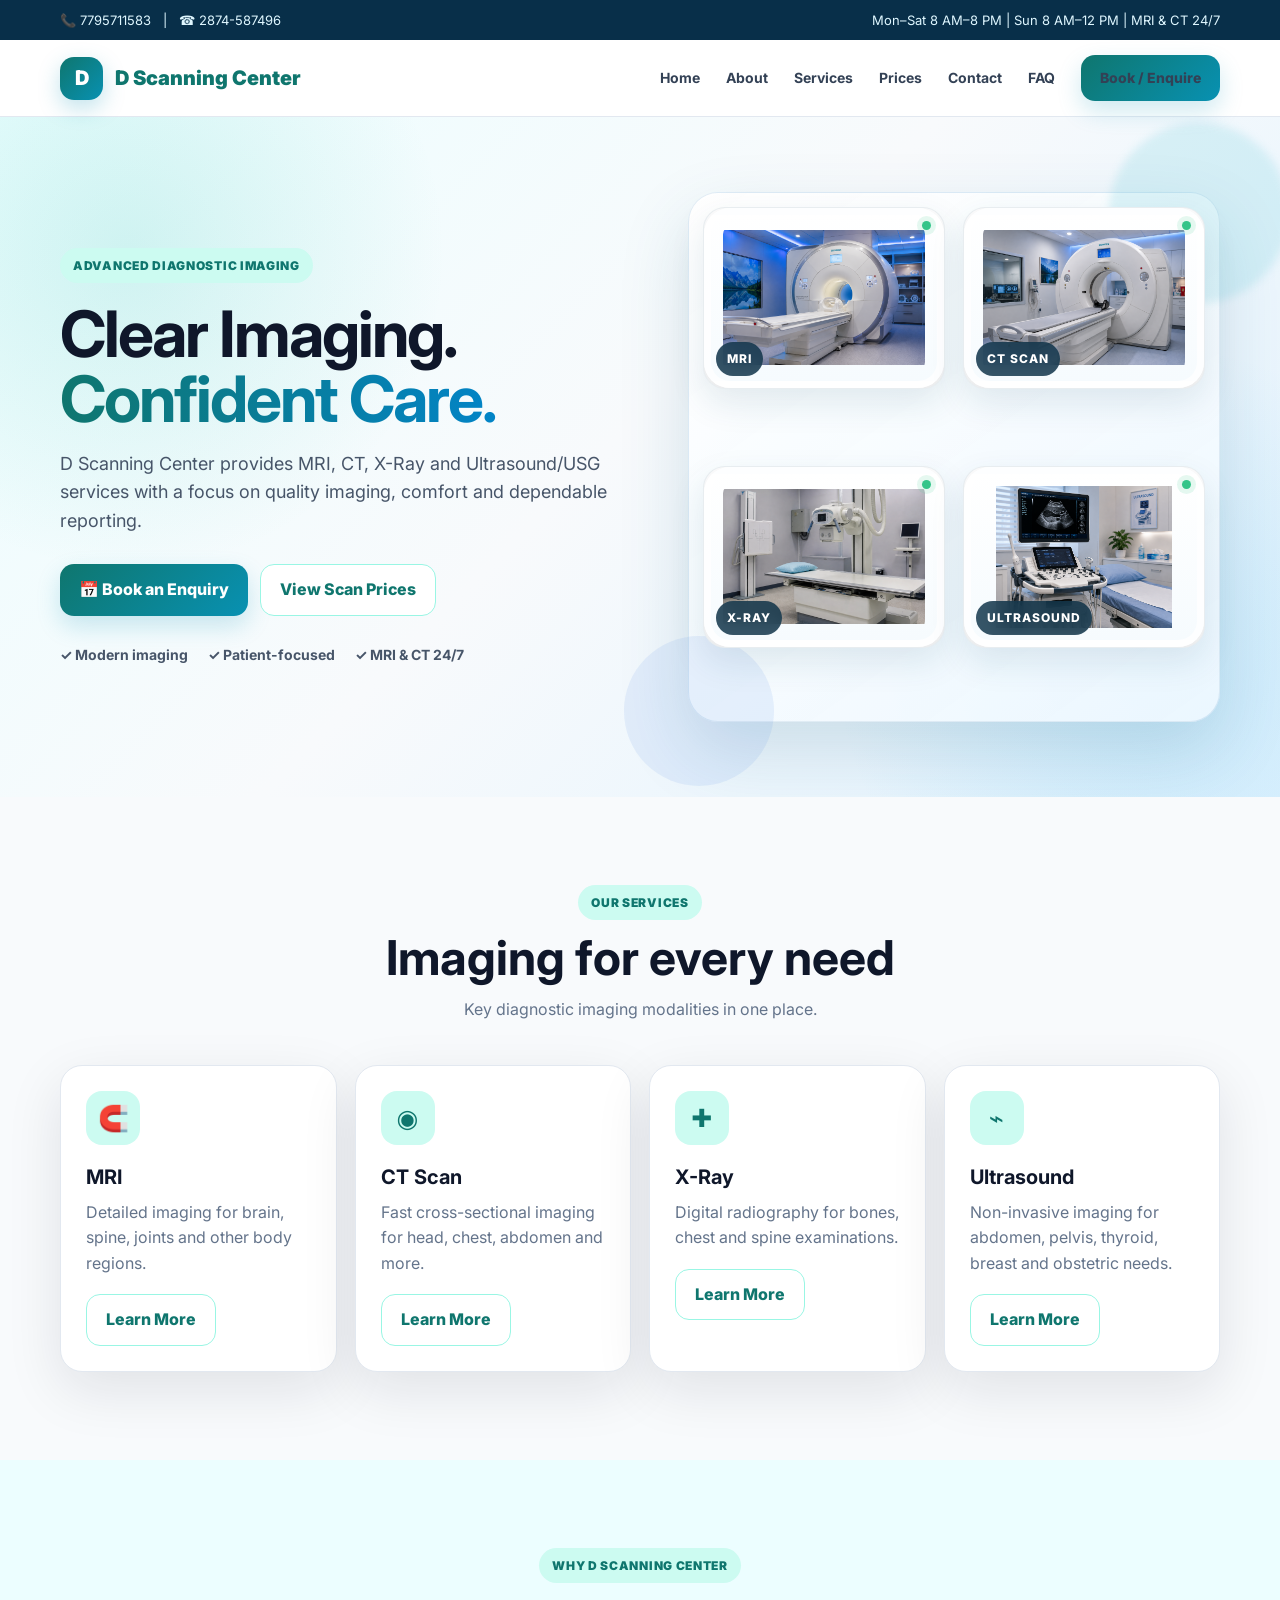
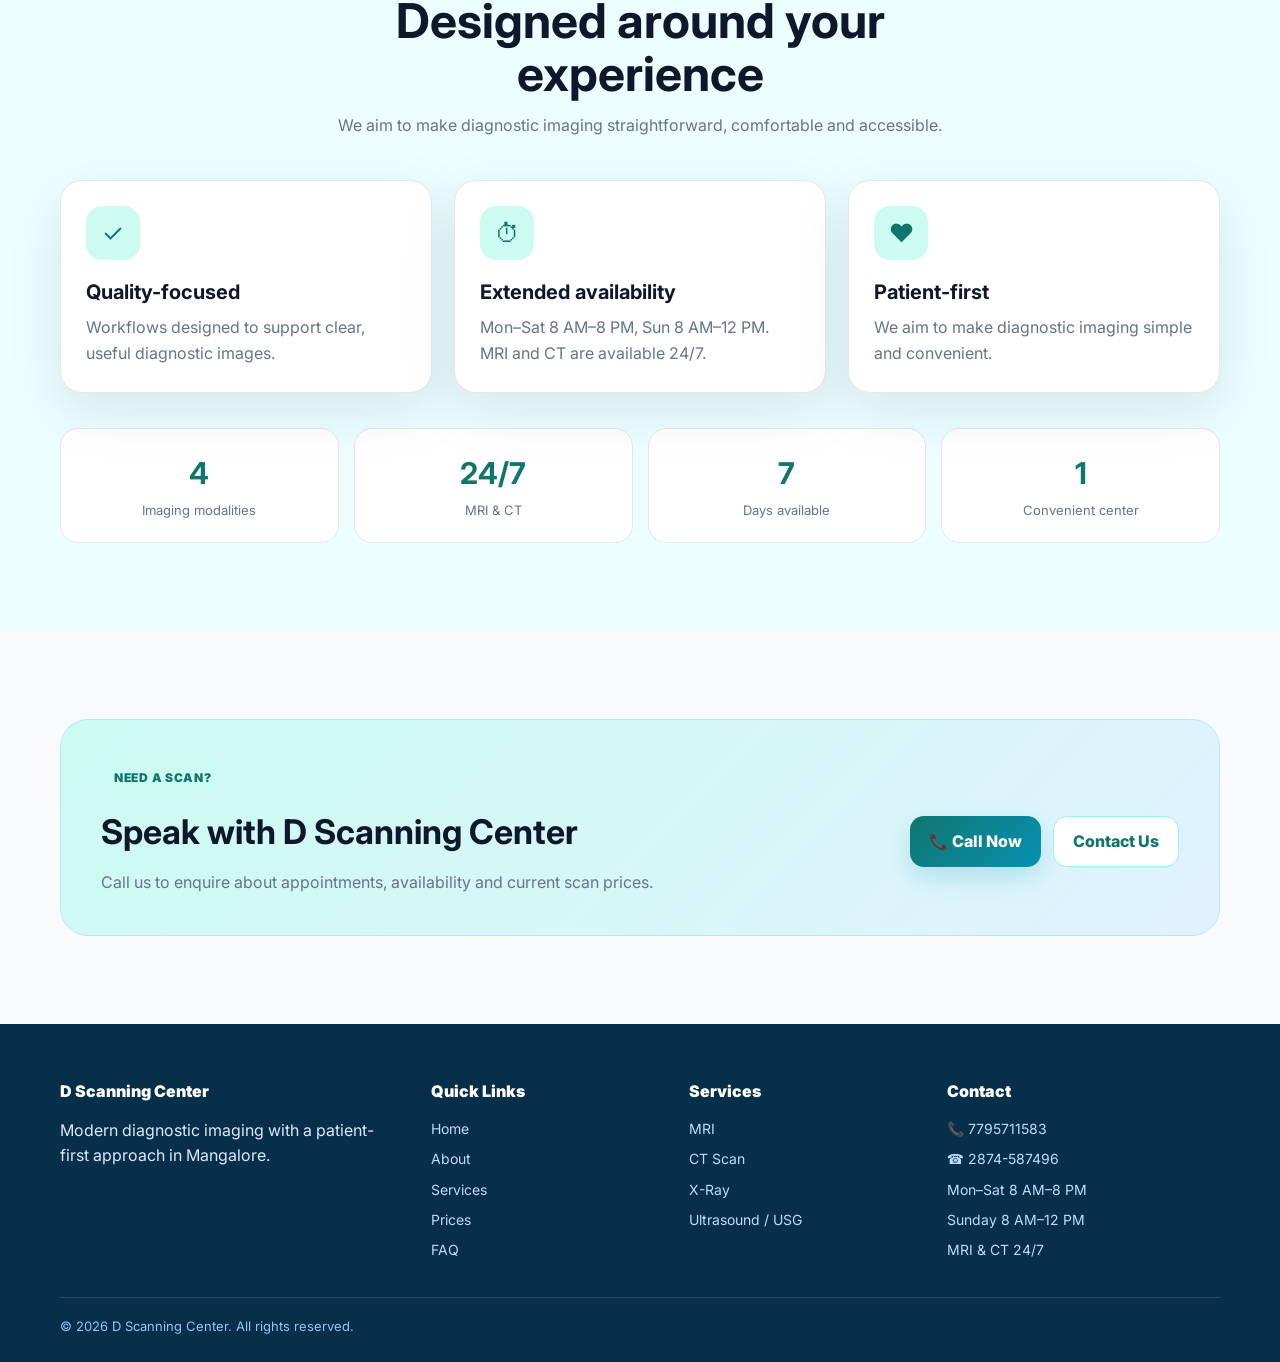
<file: D-Scanning-Center/index.html>
<!doctype html>
<html lang="en">
<head>
    <meta charset="utf-8">
    <meta name="viewport" content="width=device-width, initial-scale=1">

    <title>D Scanning Center | Mangalore</title>

    <meta
        name="description"
        content="D Scanning Center, Mangalore — MRI, CT, X-Ray and Ultrasound/USG diagnostic imaging."
    >

    <link rel="preconnect" href="https://fonts.googleapis.com">
    <link rel="preconnect" href="https://fonts.gstatic.com" crossorigin>

    <link
        href="https://fonts.googleapis.com/css2?family=Inter:wght@400;500;600;700;800;900&display=swap"
        rel="stylesheet"
    >

    <link rel="stylesheet" href="css/style.css">

<style>
/* ===== Updated 4-machine hero ===== */
.hero { overflow: hidden; }
.hero-grid { align-items: center; }
.hero-visual {
    position: relative;
    width: 100%;
    display: grid !important;
    grid-template-columns: repeat(2, minmax(0, 1fr));
    gap: 18px;
    padding: 14px;
    border-radius: 30px;
    background: linear-gradient(145deg, rgba(255,255,255,.92), rgba(239,248,255,.88));
    border: 1px solid rgba(80,145,190,.16);
    box-shadow: 0 28px 70px rgba(25, 91, 125, .16);
    isolation: isolate;
}
.hero-visual::before {
    content: '';
    position: absolute;
    width: 180px; height: 180px;
    right: -70px; top: -70px;
    border-radius: 50%;
    background: rgba(72, 190, 210, .16);
    filter: blur(4px);
    z-index: -1;
}
.hero-visual::after {
    content: '';
    position: absolute;
    width: 150px; height: 150px;
    left: -65px; bottom: -65px;
    border-radius: 50%;
    background: rgba(72, 125, 220, .10);
    z-index: -1;
}
.machine-card {
    position: relative;
    min-width: 0;
    aspect-ratio: 4 / 3;
    overflow: hidden;
    border-radius: 22px;
    background: #fff;
    border: 1px solid rgba(30, 80, 110, .10);
    box-shadow: 0 14px 35px rgba(22, 70, 100, .11);
    transition: transform .35s ease, box-shadow .35s ease;
}
.machine-card:hover {
    transform: translateY(-7px) scale(1.015);
    box-shadow: 0 22px 45px rgba(22, 70, 100, .18);
}
.machine-card img {
    display: block;
    width: 100%;
    height: 100%;
    object-fit: contain !important;
    object-position: center;
    padding: 12px;
    background: linear-gradient(180deg, #ffffff 0%, #f6fbfe 100%);
}
.machine-card .machine-label {
    position: absolute;
    left: 12px; bottom: 12px;
    padding: 7px 11px;
    border-radius: 999px;
    color: #fff;
    background: rgba(12, 48, 70, .82);
    backdrop-filter: blur(8px);
    font-size: 12px;
    font-weight: 800;
    letter-spacing: .08em;
    text-transform: uppercase;
}
.machine-card .machine-dot {
    position: absolute;
    top: 13px; right: 13px;
    width: 9px; height: 9px;
    border-radius: 50%;
    background: #35c58a;
    box-shadow: 0 0 0 5px rgba(53,197,138,.13);
}
.hero-visual .machine { position: static !important; }
@media (max-width: 900px) {
    .hero-grid { grid-template-columns: 1fr !important; }
    .hero-visual { margin-top: 18px; }
}
@media (max-width: 560px) {
    .hero-visual { gap: 10px; padding: 9px; border-radius: 22px; }
    .machine-card { border-radius: 16px; }
    .machine-card img { padding: 7px; }
    .machine-card .machine-label { left: 8px; bottom: 8px; padding: 5px 8px; font-size: 9px; }
    .machine-card .machine-dot { top: 10px; right: 10px; }
}
</style>

</head>

<body>

<!-- TOP BAR -->
<div class="topbar">
    <div class="container topbar-inner">
        <span>📞 7795711583 &nbsp; | &nbsp; ☎ 2874-587496</span>

        <span>
            Mon–Sat 8 AM–8 PM |
            Sun 8 AM–12 PM |
            MRI & CT 24/7
        </span>
    </div>
</div>


<!-- HEADER -->
<header>
    <div class="container nav">

        <a class="logo" href="index.html">
            <span class="logo-mark">D</span>
            <span>D Scanning Center</span>
        </a>

        <nav class="navlinks">

            <a href="index.html">Home</a>
            <a href="about.html">About</a>
            <a href="services.html">Services</a>
            <a href="prices.html">Prices</a>
            <a href="contact.html">Contact</a>
            <a href="faq.html">FAQ</a>

            <a class="btn btn-primary" href="contact.html">
                Book / Enquire
            </a>

        </nav>

        <button class="menu-btn" aria-label="Open menu">
            ☰
        </button>

    </div>
</header>


<main>

<!-- HERO -->
<section class="hero">

    <div class="container hero-grid">

        <div class="hero-content reveal">

            <span class="eyebrow">
                ADVANCED DIAGNOSTIC IMAGING
            </span>

            <h1>
                Clear Imaging.
                <br>
                <span class="gradient-text">
                    Confident Care.
                </span>
            </h1>

            <p>
                D Scanning Center provides MRI, CT, X-Ray and
                Ultrasound/USG services with a focus on quality
                imaging, comfort and dependable reporting.
            </p>

            <div class="hero-actions">

                <a class="btn btn-primary" href="contact.html">
                    📅 Book an Enquiry
                </a>

                <a class="btn btn-outline" href="prices.html">
                    View Scan Prices
                </a>

            </div>

            <div class="hero-note">

                <span>✓ Modern imaging</span>
                <span>✓ Patient-focused</span>
                <span>✓ MRI & CT 24/7</span>

            </div>

        </div>

        <!-- MACHINE IMAGES — all four machines visible -->
        <div class="hero-visual reveal" aria-label="D Scanning Center imaging equipment">
            <div class="machine-card">
                <span class="machine-dot" aria-hidden="true"></span>
                <img src="images/mri.png" alt="MRI scanner" class="machine mri">
                <span class="machine-label">MRI</span>
            </div>

            <div class="machine-card">
                <span class="machine-dot" aria-hidden="true"></span>
                <img src="images/ct.png" alt="CT scanner" class="machine ct">
                <span class="machine-label">CT Scan</span>
            </div>

            <div class="machine-card">
                <span class="machine-dot" aria-hidden="true"></span>
                <img src="images/xray.png" alt="Digital X-Ray machine" class="machine xray">
                <span class="machine-label">X-Ray</span>
            </div>

            <div class="machine-card">
                <span class="machine-dot" aria-hidden="true"></span>
                <img src="images/ultrasound.png" alt="Ultrasound machine" class="machine usg">
                <span class="machine-label">Ultrasound</span>
            </div>
        </div>

    </div>

</section>


<!-- SERVICES -->
<section class="section">

    <div class="container">

        <div class="section-head">

            <span class="eyebrow">
                OUR SERVICES
            </span>

            <h2>
                Imaging for every need
            </h2>

            <p>
                Key diagnostic imaging modalities in one place.
            </p>

        </div>


        <div class="grid-4">

            <div class="card reveal">

                <div class="icon">
                    🧲
                </div>

                <h3>
                    MRI
                </h3>

                <p>
                    Detailed imaging for brain, spine,
                    joints and other body regions.
                </p>

                <a
                    class="btn btn-outline card-button"
                    href="services.html#mri"
                >
                    Learn More
                </a>

            </div>


            <div class="card reveal">

                <div class="icon">
                    ◉
                </div>

                <h3>
                    CT Scan
                </h3>

                <p>
                    Fast cross-sectional imaging for
                    head, chest, abdomen and more.
                </p>

                <a
                    class="btn btn-outline card-button"
                    href="services.html#ct"
                >
                    Learn More
                </a>

            </div>


            <div class="card reveal">

                <div class="icon">
                    ✚
                </div>

                <h3>
                    X-Ray
                </h3>

                <p>
                    Digital radiography for bones,
                    chest and spine examinations.
                </p>

                <a
                    class="btn btn-outline card-button"
                    href="services.html#xray"
                >
                    Learn More
                </a>

            </div>


            <div class="card reveal">

                <div class="icon">
                    ⌁
                </div>

                <h3>
                    Ultrasound
                </h3>

                <p>
                    Non-invasive imaging for abdomen,
                    pelvis, thyroid, breast and obstetric needs.
                </p>

                <a
                    class="btn btn-outline card-button"
                    href="services.html#usg"
                >
                    Learn More
                </a>

            </div>

        </div>

    </div>

</section>


<!-- WHY US -->
<section class="section alt">

    <div class="container">

        <div class="section-head">

            <span class="eyebrow">
                WHY D SCANNING CENTER
            </span>

            <h2>
                Designed around your experience
            </h2>

            <p>
                We aim to make diagnostic imaging straightforward,
                comfortable and accessible.
            </p>

        </div>


        <div class="grid-3">

            <div class="card reveal">

                <div class="icon">
                    ✓
                </div>

                <h3>
                    Quality-focused
                </h3>

                <p>
                    Workflows designed to support clear,
                    useful diagnostic images.
                </p>

            </div>


            <div class="card reveal">

                <div class="icon">
                    ⏱
                </div>

                <h3>
                    Extended availability
                </h3>

                <p>
                    Mon–Sat 8 AM–8 PM,
                    Sun 8 AM–12 PM.
                    MRI and CT are available 24/7.
                </p>

            </div>


            <div class="card reveal">

                <div class="icon">
                    ♥
                </div>

                <h3>
                    Patient-first
                </h3>

                <p>
                    We aim to make diagnostic imaging
                    simple and convenient.
                </p>

            </div>

        </div>


        <!-- STATS -->

        <div class="stats">

            <div class="stat">
                <strong>4</strong>
                <span>Imaging modalities</span>
            </div>

            <div class="stat">
                <strong>24/7</strong>
                <span>MRI & CT</span>
            </div>

            <div class="stat">
                <strong>7</strong>
                <span>Days available</span>
            </div>

            <div class="stat">
                <strong>1</strong>
                <span>Convenient center</span>
            </div>

        </div>

    </div>

</section>


<!-- CTA -->
<section class="section">

    <div class="container">

        <div class="cta-box">

            <div>

                <span class="eyebrow">
                    NEED A SCAN?
                </span>

                <h2>
                    Speak with D Scanning Center
                </h2>

                <p>
                    Call us to enquire about appointments,
                    availability and current scan prices.
                </p>

            </div>

            <div class="hero-actions">

                <a
                    class="btn btn-primary"
                    href="tel:7795711583"
                >
                    📞 Call Now
                </a>

                <a
                    class="btn btn-outline"
                    href="contact.html"
                >
                    Contact Us
                </a>

            </div>

        </div>

    </div>

</section>

</main>


<!-- FOOTER -->
<footer>

    <div class="container">

        <div class="footer-grid">

            <div>

                <div class="footer-title">
                    D Scanning Center
                </div>

                <p>
                    Modern diagnostic imaging with a
                    patient-first approach in Mangalore.
                </p>

            </div>


            <div>

                <div class="footer-title">
                    Quick Links
                </div>

                <div class="footer-links">

                    <a href="index.html">Home</a>
                    <a href="about.html">About</a>
                    <a href="services.html">Services</a>
                    <a href="prices.html">Prices</a>
                    <a href="faq.html">FAQ</a>

                </div>

            </div>


            <div>

                <div class="footer-title">
                    Services
                </div>

                <div class="footer-links">

                    <a href="services.html#mri">
                        MRI
                    </a>

                    <a href="services.html#ct">
                        CT Scan
                    </a>

                    <a href="services.html#xray">
                        X-Ray
                    </a>

                    <a href="services.html#usg">
                        Ultrasound / USG
                    </a>

                </div>

            </div>


            <div>

                <div class="footer-title">
                    Contact
                </div>

                <div class="footer-links">

                    <a href="tel:7795711583">
                        📞 7795711583
                    </a>

                    <a href="tel:2874587496">
                        ☎ 2874-587496
                    </a>

                    <span>
                        Mon–Sat 8 AM–8 PM
                    </span>

                    <span>
                        Sunday 8 AM–12 PM
                    </span>

                    <span>
                        MRI & CT 24/7
                    </span>

                </div>

            </div>

        </div>


        <div class="copyright">
            © 2026 D Scanning Center. All rights reserved.
        </div>

    </div>

</footer>


<button
    class="backtop"
    aria-label="Back to top"
>
    ↑
</button>


<script src="js/script.js"></script>

</body>
</html>
</file>
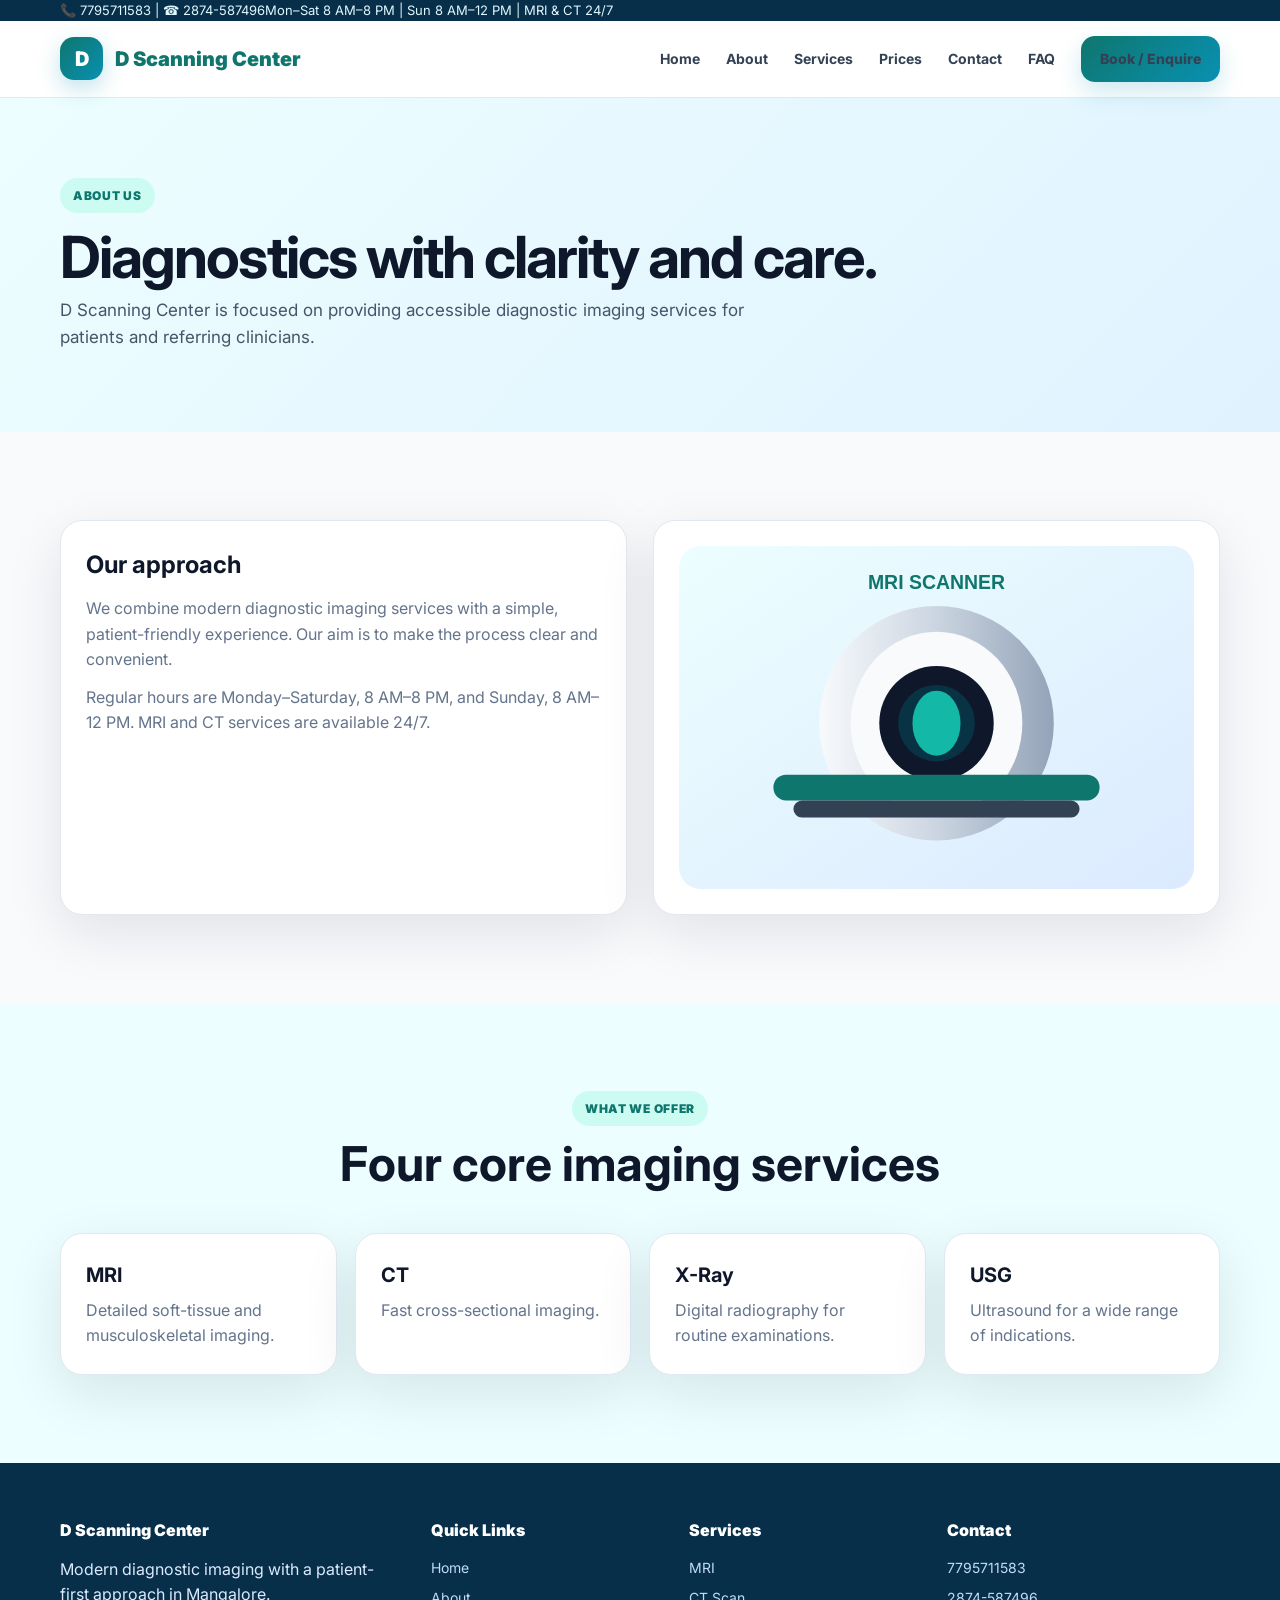
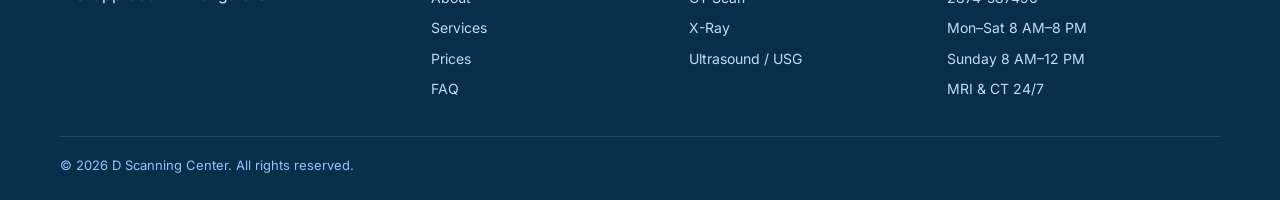
<file: D-Scanning-Center/about.html>
<!doctype html><html lang="en"><head><meta charset="utf-8"><meta name="viewport" content="width=device-width,initial-scale=1"><title>About | D Scanning Center</title><meta name="description" content="D Scanning Center, Mangalore — MRI, CT, X-Ray and Ultrasound/USG diagnostic imaging."><link rel="preconnect" href="https://fonts.googleapis.com"><link rel="preconnect" href="https://fonts.gstatic.com" crossorigin><link href="https://fonts.googleapis.com/css2?family=Inter:wght@400;500;600;700;800;900&display=swap" rel="stylesheet"><link rel="stylesheet" href="css/style.css"></head><body><div class="topbar"><div class="container"><span>📞 7795711583 | ☎ 2874-587496</span><span>Mon–Sat 8 AM–8 PM | Sun 8 AM–12 PM | MRI & CT 24/7</span></div></div><header><div class="container nav"><a class="logo" href="index.html"><span class="logo-mark">D</span>D Scanning Center</a><nav class="navlinks"><a href="index.html">Home</a><a href="about.html">About</a><a href="services.html">Services</a><a href="prices.html">Prices</a><a href="contact.html">Contact</a><a href="faq.html">FAQ</a><a class="btn btn-primary" href="contact.html">Book / Enquire</a></nav><button class="menu-btn">☰</button></div></header><main><section class="page-hero"><div class="container"><span class="eyebrow">ABOUT US</span><h1>Diagnostics with clarity and care.</h1><p>D Scanning Center is focused on providing accessible diagnostic imaging services for patients and referring clinicians.</p></div></section><section class="section"><div class="container grid-2"><div class="card"><h2>Our approach</h2><p style="margin-top:12px">We combine modern diagnostic imaging services with a simple, patient-friendly experience. Our aim is to make the process clear and convenient.</p><p style="margin-top:12px">Regular hours are Monday–Saturday, 8 AM–8 PM, and Sunday, 8 AM–12 PM. MRI and CT services are available 24/7.</p></div><div class="card"><img src="images/mri.svg" alt="MRI scanner" style="border-radius:18px"></div></div></section><section class="section alt"><div class="container"><div class="section-head"><span class="eyebrow">WHAT WE OFFER</span><h2>Four core imaging services</h2></div><div class="grid-4"><div class="card"><h3>MRI</h3><p>Detailed soft-tissue and musculoskeletal imaging.</p></div><div class="card"><h3>CT</h3><p>Fast cross-sectional imaging.</p></div><div class="card"><h3>X-Ray</h3><p>Digital radiography for routine examinations.</p></div><div class="card"><h3>USG</h3><p>Ultrasound for a wide range of indications.</p></div></div></div></section></main><footer><div class="container"><div class="footer-grid"><div><div class="footer-title">D Scanning Center</div><p>Modern diagnostic imaging with a patient-first approach in Mangalore.</p></div><div><div class="footer-title">Quick Links</div><div class="footer-links"><a href="index.html">Home</a><a href="about.html">About</a><a href="services.html">Services</a><a href="prices.html">Prices</a><a href="faq.html">FAQ</a></div></div><div><div class="footer-title">Services</div><div class="footer-links"><a href="services.html#mri">MRI</a><a href="services.html#ct">CT Scan</a><a href="services.html#xray">X-Ray</a><a href="services.html#usg">Ultrasound / USG</a></div></div><div><div class="footer-title">Contact</div><div class="footer-links"><span>7795711583</span><span>2874-587496</span><span>Mon–Sat 8 AM–8 PM</span><span>Sunday 8 AM–12 PM</span><span>MRI & CT 24/7</span></div></div></div><div class="copyright">© 2026 D Scanning Center. All rights reserved.</div></div></footer><button class="backtop">↑</button><script src="js/script.js"></script></body></html>
</file>
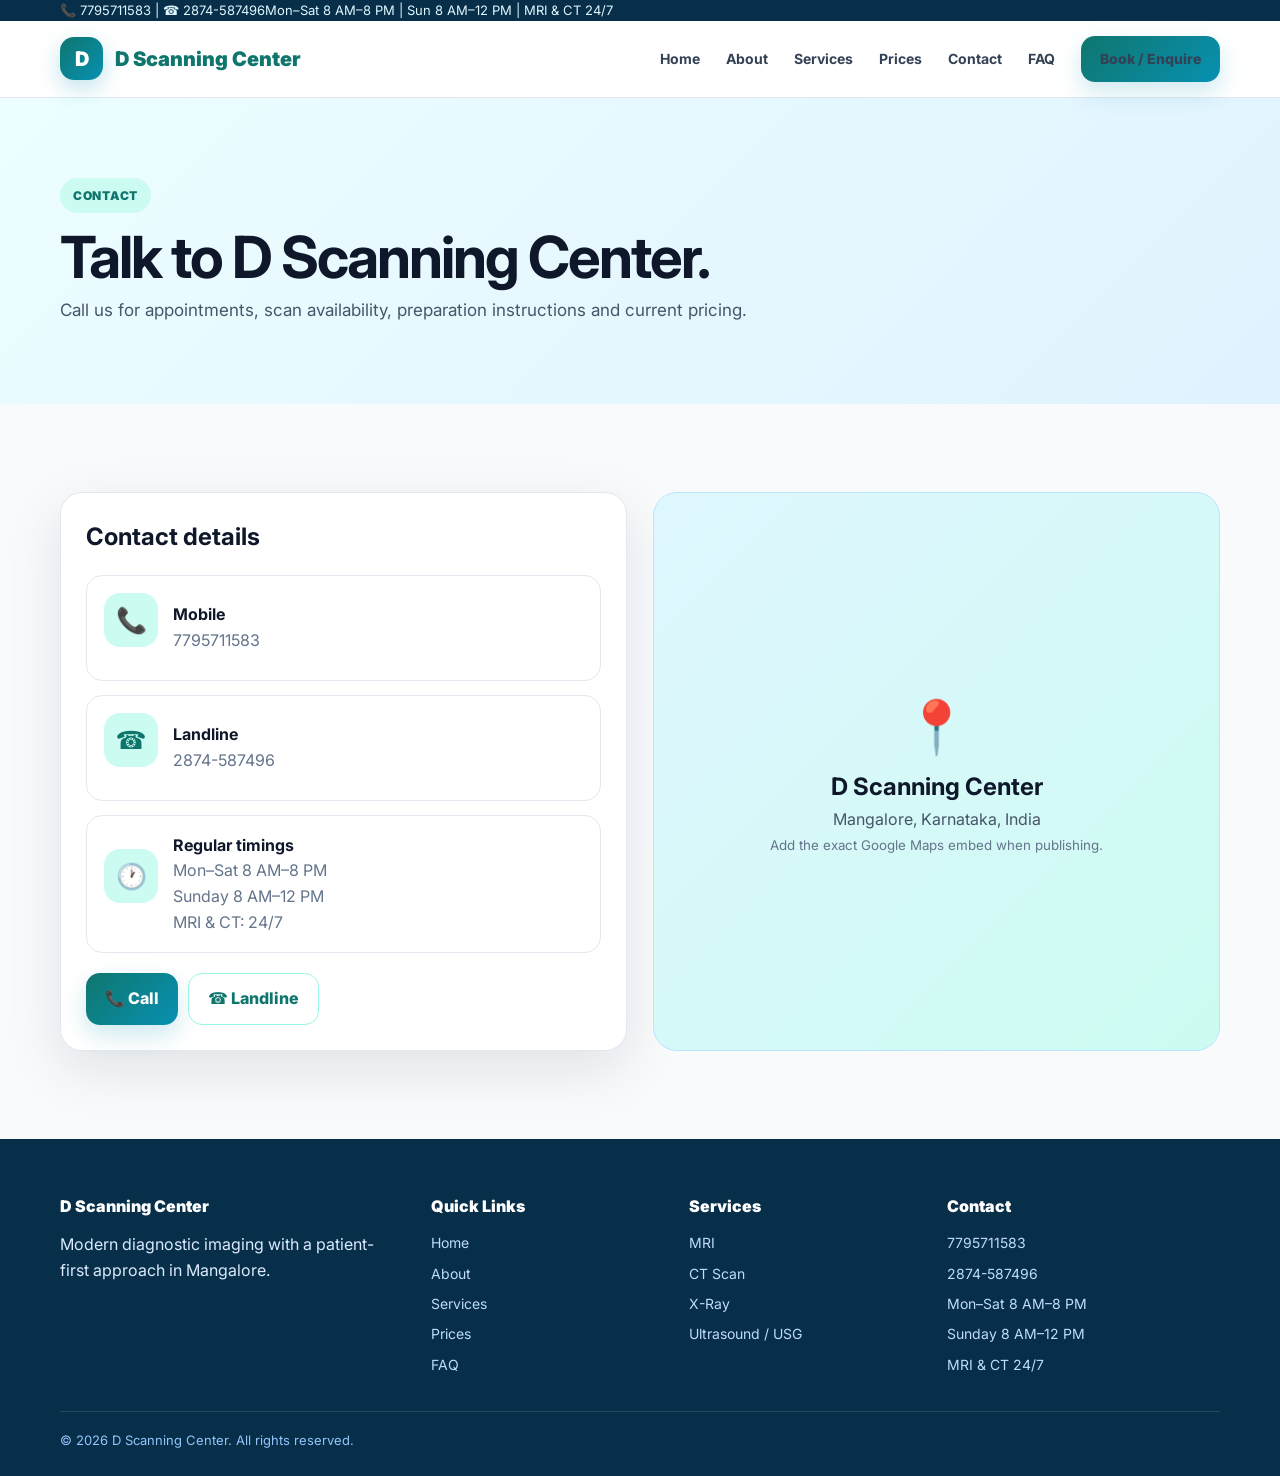
<file: D-Scanning-Center/contact.html>
<!doctype html><html lang="en"><head><meta charset="utf-8"><meta name="viewport" content="width=device-width,initial-scale=1"><title>Contact | D Scanning Center</title><meta name="description" content="D Scanning Center, Mangalore — MRI, CT, X-Ray and Ultrasound/USG diagnostic imaging."><link rel="preconnect" href="https://fonts.googleapis.com"><link rel="preconnect" href="https://fonts.gstatic.com" crossorigin><link href="https://fonts.googleapis.com/css2?family=Inter:wght@400;500;600;700;800;900&display=swap" rel="stylesheet"><link rel="stylesheet" href="css/style.css"></head><body><div class="topbar"><div class="container"><span>📞 7795711583 | ☎ 2874-587496</span><span>Mon–Sat 8 AM–8 PM | Sun 8 AM–12 PM | MRI & CT 24/7</span></div></div><header><div class="container nav"><a class="logo" href="index.html"><span class="logo-mark">D</span>D Scanning Center</a><nav class="navlinks"><a href="index.html">Home</a><a href="about.html">About</a><a href="services.html">Services</a><a href="prices.html">Prices</a><a href="contact.html">Contact</a><a href="faq.html">FAQ</a><a class="btn btn-primary" href="contact.html">Book / Enquire</a></nav><button class="menu-btn">☰</button></div></header><main><section class="page-hero"><div class="container"><span class="eyebrow">CONTACT</span><h1>Talk to D Scanning Center.</h1><p>Call us for appointments, scan availability, preparation instructions and current pricing.</p></div></section><section class="section"><div class="container grid-2"><div class="card"><h2>Contact details</h2><div class="contact-list" style="margin-top:18px"><div class="contact-item"><div class="icon">📞</div><div><b>Mobile</b><span>7795711583</span></div></div><div class="contact-item"><div class="icon">☎</div><div><b>Landline</b><span>2874-587496</span></div></div><div class="contact-item"><div class="icon">🕐</div><div><b>Regular timings</b><span>Mon–Sat 8 AM–8 PM<br>Sunday 8 AM–12 PM<br>MRI & CT: 24/7</span></div></div></div><div style="display:flex;gap:10px;flex-wrap:wrap;margin-top:20px"><a class="btn btn-primary" href="tel:7795711583">📞 Call</a><a class="btn btn-outline" href="tel:2874587496">☎ Landline</a></div></div><div class="map"><div><div style="font-size:52px">📍</div><h2>D Scanning Center</h2><p style="color:#475569">Mangalore, Karnataka, India</p><small style="color:#64748b">Add the exact Google Maps embed when publishing.</small></div></div></div></section></main><footer><div class="container"><div class="footer-grid"><div><div class="footer-title">D Scanning Center</div><p>Modern diagnostic imaging with a patient-first approach in Mangalore.</p></div><div><div class="footer-title">Quick Links</div><div class="footer-links"><a href="index.html">Home</a><a href="about.html">About</a><a href="services.html">Services</a><a href="prices.html">Prices</a><a href="faq.html">FAQ</a></div></div><div><div class="footer-title">Services</div><div class="footer-links"><a href="services.html#mri">MRI</a><a href="services.html#ct">CT Scan</a><a href="services.html#xray">X-Ray</a><a href="services.html#usg">Ultrasound / USG</a></div></div><div><div class="footer-title">Contact</div><div class="footer-links"><span>7795711583</span><span>2874-587496</span><span>Mon–Sat 8 AM–8 PM</span><span>Sunday 8 AM–12 PM</span><span>MRI & CT 24/7</span></div></div></div><div class="copyright">© 2026 D Scanning Center. All rights reserved.</div></div></footer><button class="backtop">↑</button><script src="js/script.js"></script></body></html>
</file>
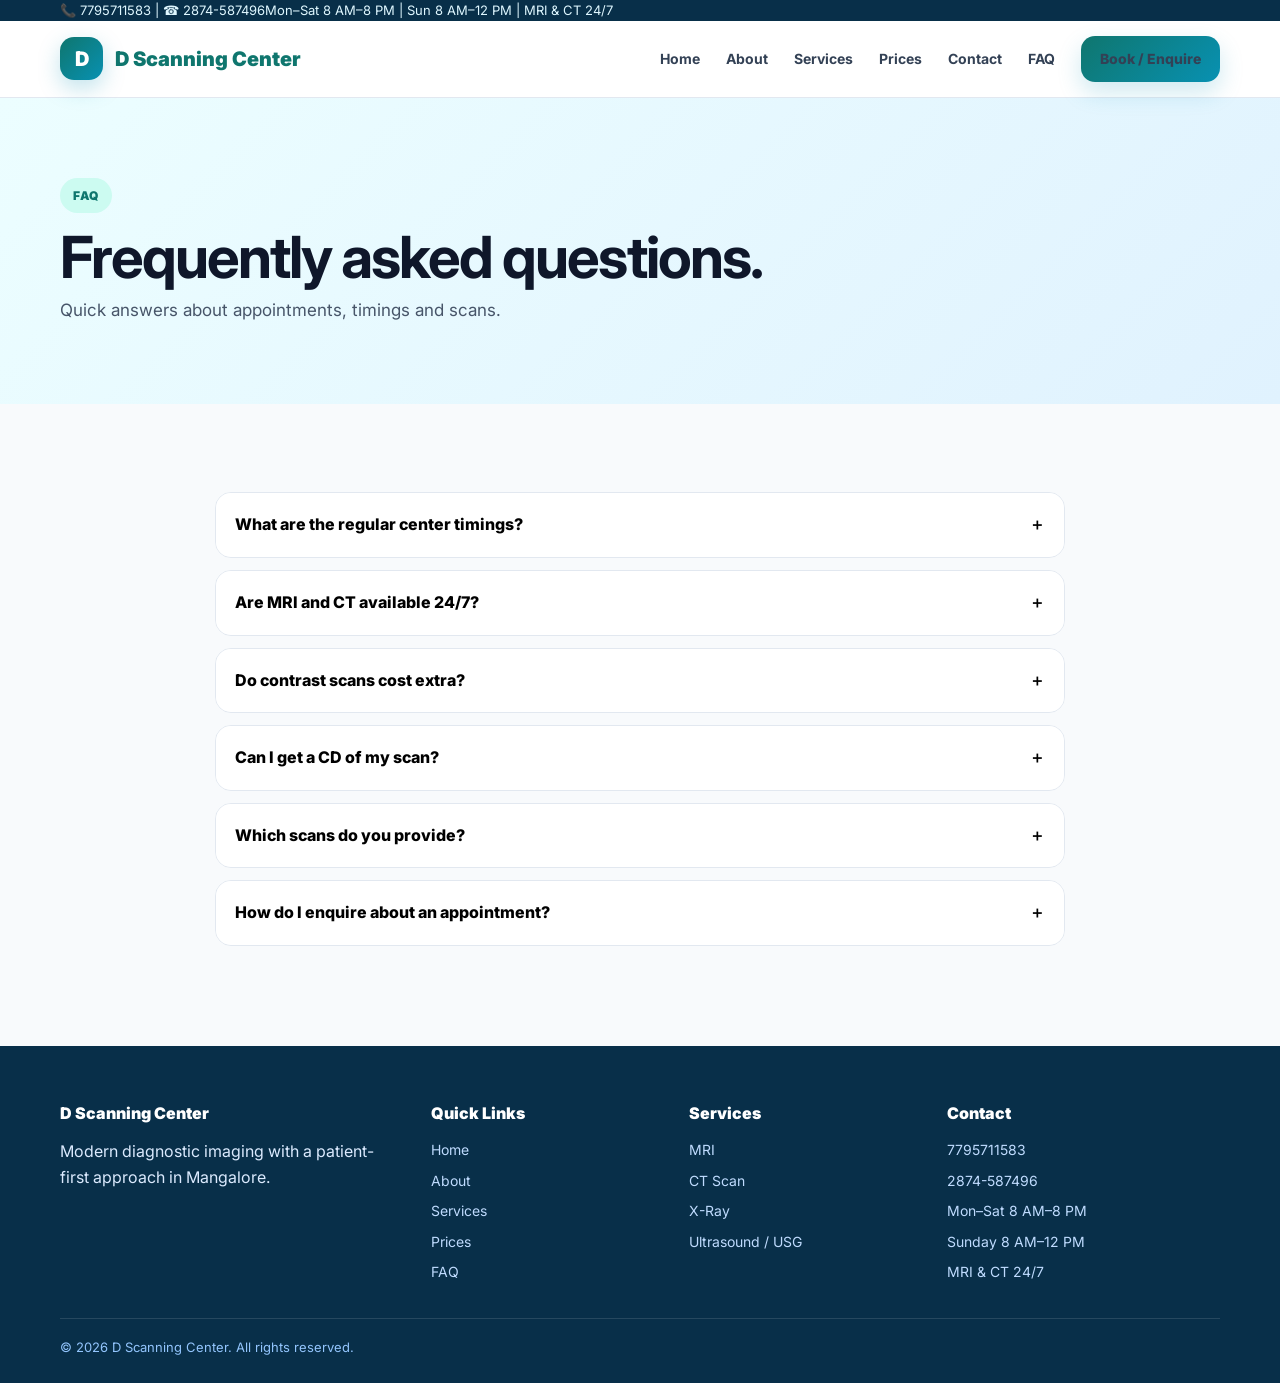
<file: D-Scanning-Center/faq.html>
<!doctype html><html lang="en"><head><meta charset="utf-8"><meta name="viewport" content="width=device-width,initial-scale=1"><title>Faq | D Scanning Center</title><meta name="description" content="D Scanning Center, Mangalore — MRI, CT, X-Ray and Ultrasound/USG diagnostic imaging."><link rel="preconnect" href="https://fonts.googleapis.com"><link rel="preconnect" href="https://fonts.gstatic.com" crossorigin><link href="https://fonts.googleapis.com/css2?family=Inter:wght@400;500;600;700;800;900&display=swap" rel="stylesheet"><link rel="stylesheet" href="css/style.css"></head><body><div class="topbar"><div class="container"><span>📞 7795711583 | ☎ 2874-587496</span><span>Mon–Sat 8 AM–8 PM | Sun 8 AM–12 PM | MRI & CT 24/7</span></div></div><header><div class="container nav"><a class="logo" href="index.html"><span class="logo-mark">D</span>D Scanning Center</a><nav class="navlinks"><a href="index.html">Home</a><a href="about.html">About</a><a href="services.html">Services</a><a href="prices.html">Prices</a><a href="contact.html">Contact</a><a href="faq.html">FAQ</a><a class="btn btn-primary" href="contact.html">Book / Enquire</a></nav><button class="menu-btn">☰</button></div></header><main><section class="page-hero"><div class="container"><span class="eyebrow">FAQ</span><h1>Frequently asked questions.</h1><p>Quick answers about appointments, timings and scans.</p></div></section><section class="section"><div class="container faq"><div class="faq-item reveal"><button class="faq-q">What are the regular center timings?<span>＋</span></button><div class="faq-a">Monday–Saturday: 8 AM–8 PM. Sunday: 8 AM–12 PM.</div></div><div class="faq-item reveal"><button class="faq-q">Are MRI and CT available 24/7?<span>＋</span></button><div class="faq-a">Yes. MRI and CT services are available 24/7.</div></div><div class="faq-item reveal"><button class="faq-q">Do contrast scans cost extra?<span>＋</span></button><div class="faq-a">Contrast charges may be extra depending on the examination. Confirm the final amount when booking.</div></div><div class="faq-item reveal"><button class="faq-q">Can I get a CD of my scan?<span>＋</span></button><div class="faq-a">A CD requested by the hospital or patient may have an additional charge.</div></div><div class="faq-item reveal"><button class="faq-q">Which scans do you provide?<span>＋</span></button><div class="faq-a">MRI, CT, X-Ray and Ultrasound/USG services are available.</div></div><div class="faq-item reveal"><button class="faq-q">How do I enquire about an appointment?<span>＋</span></button><div class="faq-a">Call 7795711583 or 2874-587496 to ask about availability, preparation and current pricing.</div></div></div></section></main><footer><div class="container"><div class="footer-grid"><div><div class="footer-title">D Scanning Center</div><p>Modern diagnostic imaging with a patient-first approach in Mangalore.</p></div><div><div class="footer-title">Quick Links</div><div class="footer-links"><a href="index.html">Home</a><a href="about.html">About</a><a href="services.html">Services</a><a href="prices.html">Prices</a><a href="faq.html">FAQ</a></div></div><div><div class="footer-title">Services</div><div class="footer-links"><a href="services.html#mri">MRI</a><a href="services.html#ct">CT Scan</a><a href="services.html#xray">X-Ray</a><a href="services.html#usg">Ultrasound / USG</a></div></div><div><div class="footer-title">Contact</div><div class="footer-links"><span>7795711583</span><span>2874-587496</span><span>Mon–Sat 8 AM–8 PM</span><span>Sunday 8 AM–12 PM</span><span>MRI & CT 24/7</span></div></div></div><div class="copyright">© 2026 D Scanning Center. All rights reserved.</div></div></footer><button class="backtop">↑</button><script src="js/script.js"></script></body></html>
</file>
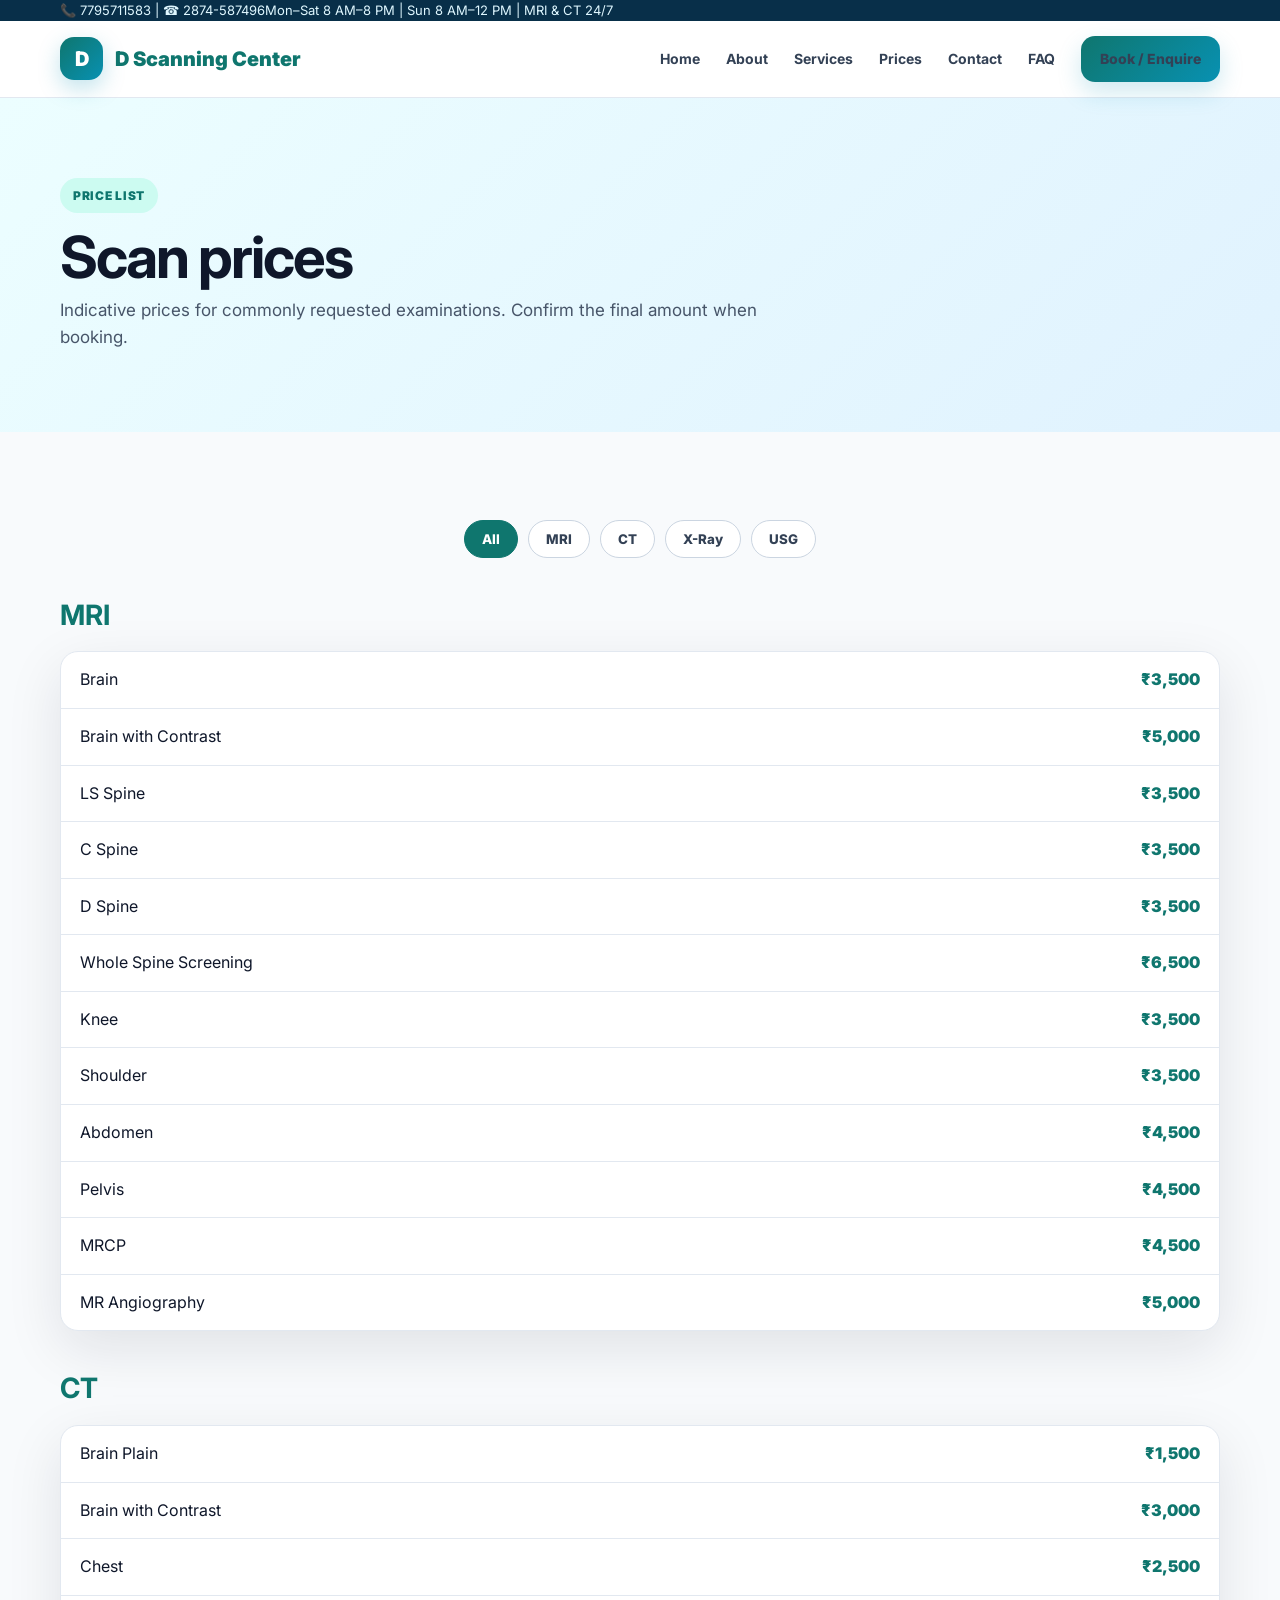
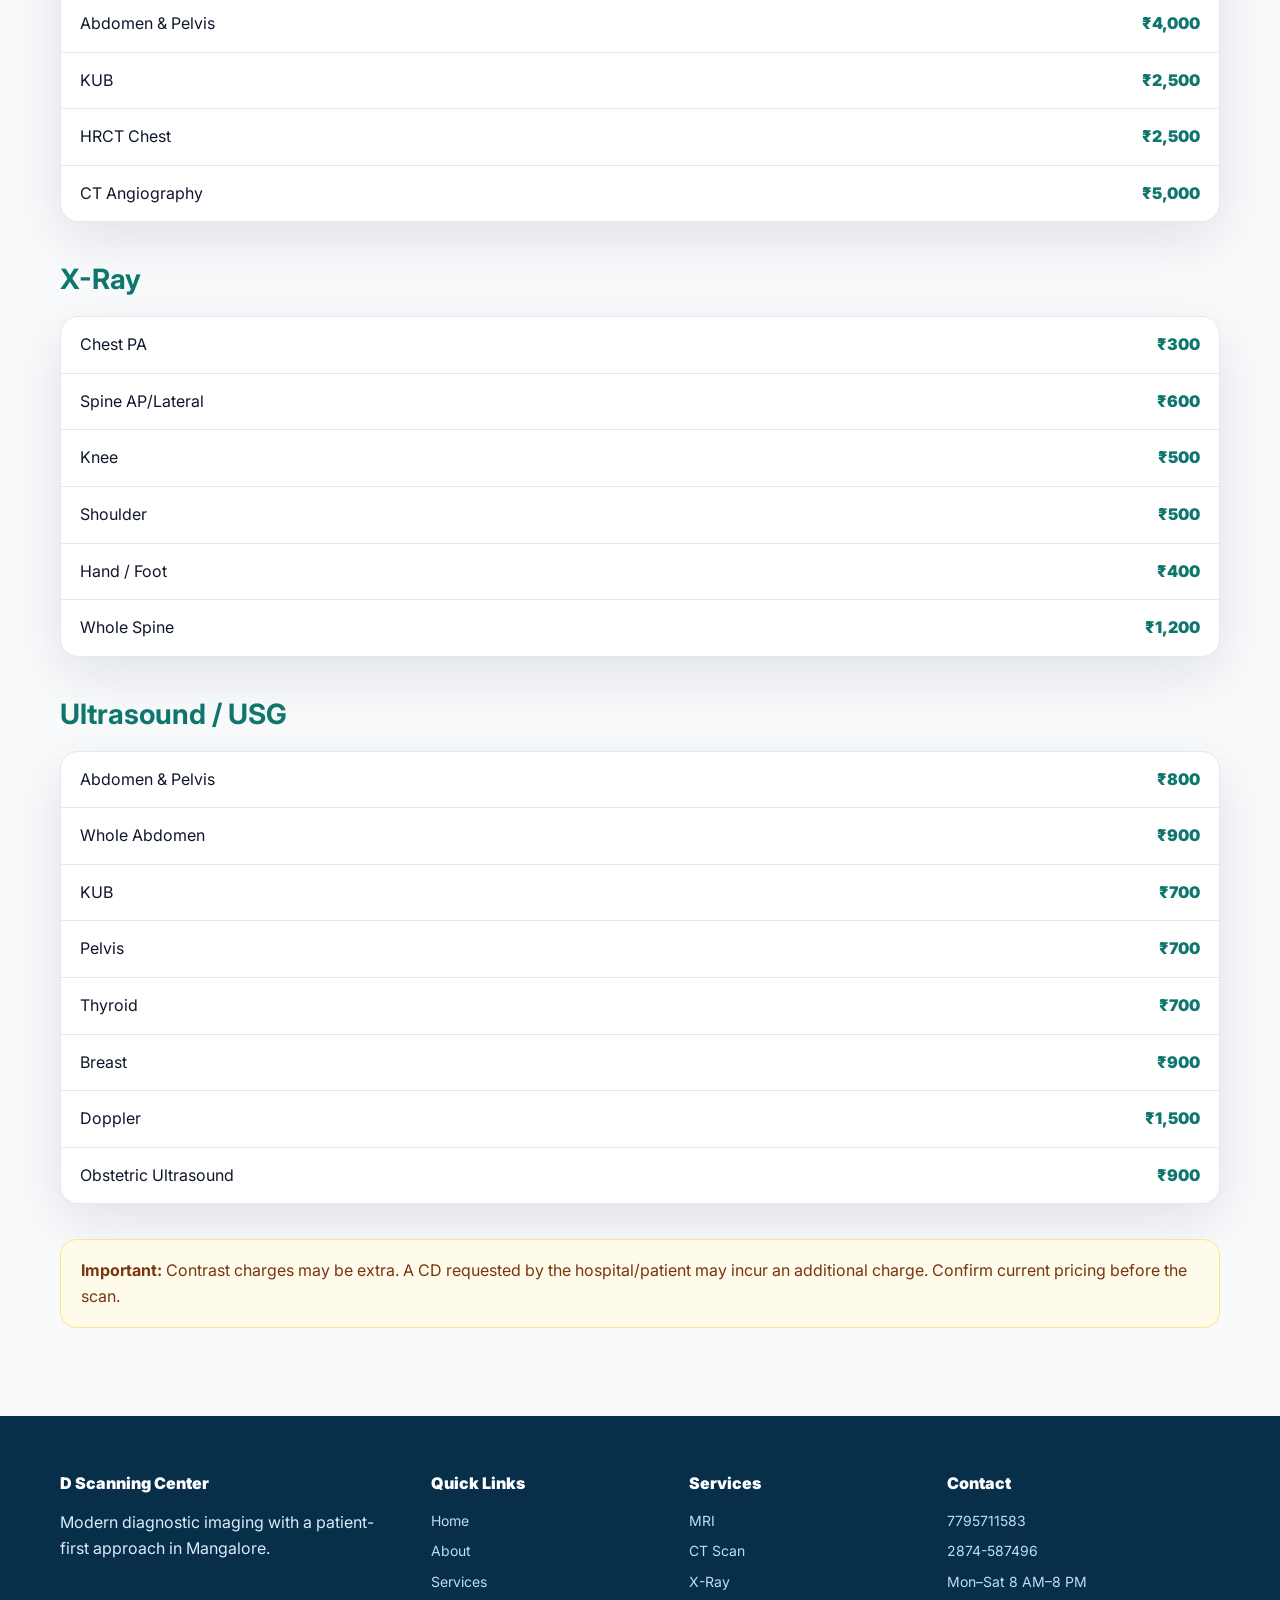
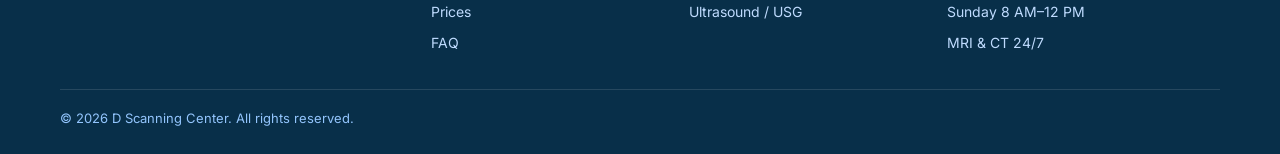
<file: D-Scanning-Center/prices.html>
<!doctype html><html lang="en"><head><meta charset="utf-8"><meta name="viewport" content="width=device-width,initial-scale=1"><title>Prices | D Scanning Center</title><meta name="description" content="D Scanning Center, Mangalore — MRI, CT, X-Ray and Ultrasound/USG diagnostic imaging."><link rel="preconnect" href="https://fonts.googleapis.com"><link rel="preconnect" href="https://fonts.gstatic.com" crossorigin><link href="https://fonts.googleapis.com/css2?family=Inter:wght@400;500;600;700;800;900&display=swap" rel="stylesheet"><link rel="stylesheet" href="css/style.css"></head><body><div class="topbar"><div class="container"><span>📞 7795711583 | ☎ 2874-587496</span><span>Mon–Sat 8 AM–8 PM | Sun 8 AM–12 PM | MRI & CT 24/7</span></div></div><header><div class="container nav"><a class="logo" href="index.html"><span class="logo-mark">D</span>D Scanning Center</a><nav class="navlinks"><a href="index.html">Home</a><a href="about.html">About</a><a href="services.html">Services</a><a href="prices.html">Prices</a><a href="contact.html">Contact</a><a href="faq.html">FAQ</a><a class="btn btn-primary" href="contact.html">Book / Enquire</a></nav><button class="menu-btn">☰</button></div></header><main><section class="page-hero"><div class="container"><span class="eyebrow">PRICE LIST</span><h1>Scan prices</h1><p>Indicative prices for commonly requested examinations. Confirm the final amount when booking.</p></div></section><section class="section"><div class="container"><div class="price-controls"><button class="filter active" data-filter="all">All</button><button class="filter" data-filter="mri">MRI</button><button class="filter" data-filter="ct">CT</button><button class="filter" data-filter="xray">X-Ray</button><button class="filter" data-filter="usg">USG</button></div><div class="price-group" data-category="mri"><h2>MRI</h2><div class="price-table"><div class="price-row"><span>Brain</span><span class="price">₹3,500</span></div><div class="price-row"><span>Brain with Contrast</span><span class="price">₹5,000</span></div><div class="price-row"><span>LS Spine</span><span class="price">₹3,500</span></div><div class="price-row"><span>C Spine</span><span class="price">₹3,500</span></div><div class="price-row"><span>D Spine</span><span class="price">₹3,500</span></div><div class="price-row"><span>Whole Spine Screening</span><span class="price">₹6,500</span></div><div class="price-row"><span>Knee</span><span class="price">₹3,500</span></div><div class="price-row"><span>Shoulder</span><span class="price">₹3,500</span></div><div class="price-row"><span>Abdomen</span><span class="price">₹4,500</span></div><div class="price-row"><span>Pelvis</span><span class="price">₹4,500</span></div><div class="price-row"><span>MRCP</span><span class="price">₹4,500</span></div><div class="price-row"><span>MR Angiography</span><span class="price">₹5,000</span></div></div></div><div class="price-group" data-category="ct"><h2>CT</h2><div class="price-table"><div class="price-row"><span>Brain Plain</span><span class="price">₹1,500</span></div><div class="price-row"><span>Brain with Contrast</span><span class="price">₹3,000</span></div><div class="price-row"><span>Chest</span><span class="price">₹2,500</span></div><div class="price-row"><span>Abdomen & Pelvis</span><span class="price">₹4,000</span></div><div class="price-row"><span>KUB</span><span class="price">₹2,500</span></div><div class="price-row"><span>HRCT Chest</span><span class="price">₹2,500</span></div><div class="price-row"><span>CT Angiography</span><span class="price">₹5,000</span></div></div></div><div class="price-group" data-category="xray"><h2>X-Ray</h2><div class="price-table"><div class="price-row"><span>Chest PA</span><span class="price">₹300</span></div><div class="price-row"><span>Spine AP/Lateral</span><span class="price">₹600</span></div><div class="price-row"><span>Knee</span><span class="price">₹500</span></div><div class="price-row"><span>Shoulder</span><span class="price">₹500</span></div><div class="price-row"><span>Hand / Foot</span><span class="price">₹400</span></div><div class="price-row"><span>Whole Spine</span><span class="price">₹1,200</span></div></div></div><div class="price-group" data-category="usg"><h2>Ultrasound / USG</h2><div class="price-table"><div class="price-row"><span>Abdomen & Pelvis</span><span class="price">₹800</span></div><div class="price-row"><span>Whole Abdomen</span><span class="price">₹900</span></div><div class="price-row"><span>KUB</span><span class="price">₹700</span></div><div class="price-row"><span>Pelvis</span><span class="price">₹700</span></div><div class="price-row"><span>Thyroid</span><span class="price">₹700</span></div><div class="price-row"><span>Breast</span><span class="price">₹900</span></div><div class="price-row"><span>Doppler</span><span class="price">₹1,500</span></div><div class="price-row"><span>Obstetric Ultrasound</span><span class="price">₹900</span></div></div></div><div class="note"><strong>Important:</strong> Contrast charges may be extra. A CD requested by the hospital/patient may incur an additional charge. Confirm current pricing before the scan.</div></div></section></main><footer><div class="container"><div class="footer-grid"><div><div class="footer-title">D Scanning Center</div><p>Modern diagnostic imaging with a patient-first approach in Mangalore.</p></div><div><div class="footer-title">Quick Links</div><div class="footer-links"><a href="index.html">Home</a><a href="about.html">About</a><a href="services.html">Services</a><a href="prices.html">Prices</a><a href="faq.html">FAQ</a></div></div><div><div class="footer-title">Services</div><div class="footer-links"><a href="services.html#mri">MRI</a><a href="services.html#ct">CT Scan</a><a href="services.html#xray">X-Ray</a><a href="services.html#usg">Ultrasound / USG</a></div></div><div><div class="footer-title">Contact</div><div class="footer-links"><span>7795711583</span><span>2874-587496</span><span>Mon–Sat 8 AM–8 PM</span><span>Sunday 8 AM–12 PM</span><span>MRI & CT 24/7</span></div></div></div><div class="copyright">© 2026 D Scanning Center. All rights reserved.</div></div></footer><button class="backtop">↑</button><script src="js/script.js"></script></body></html>
</file>
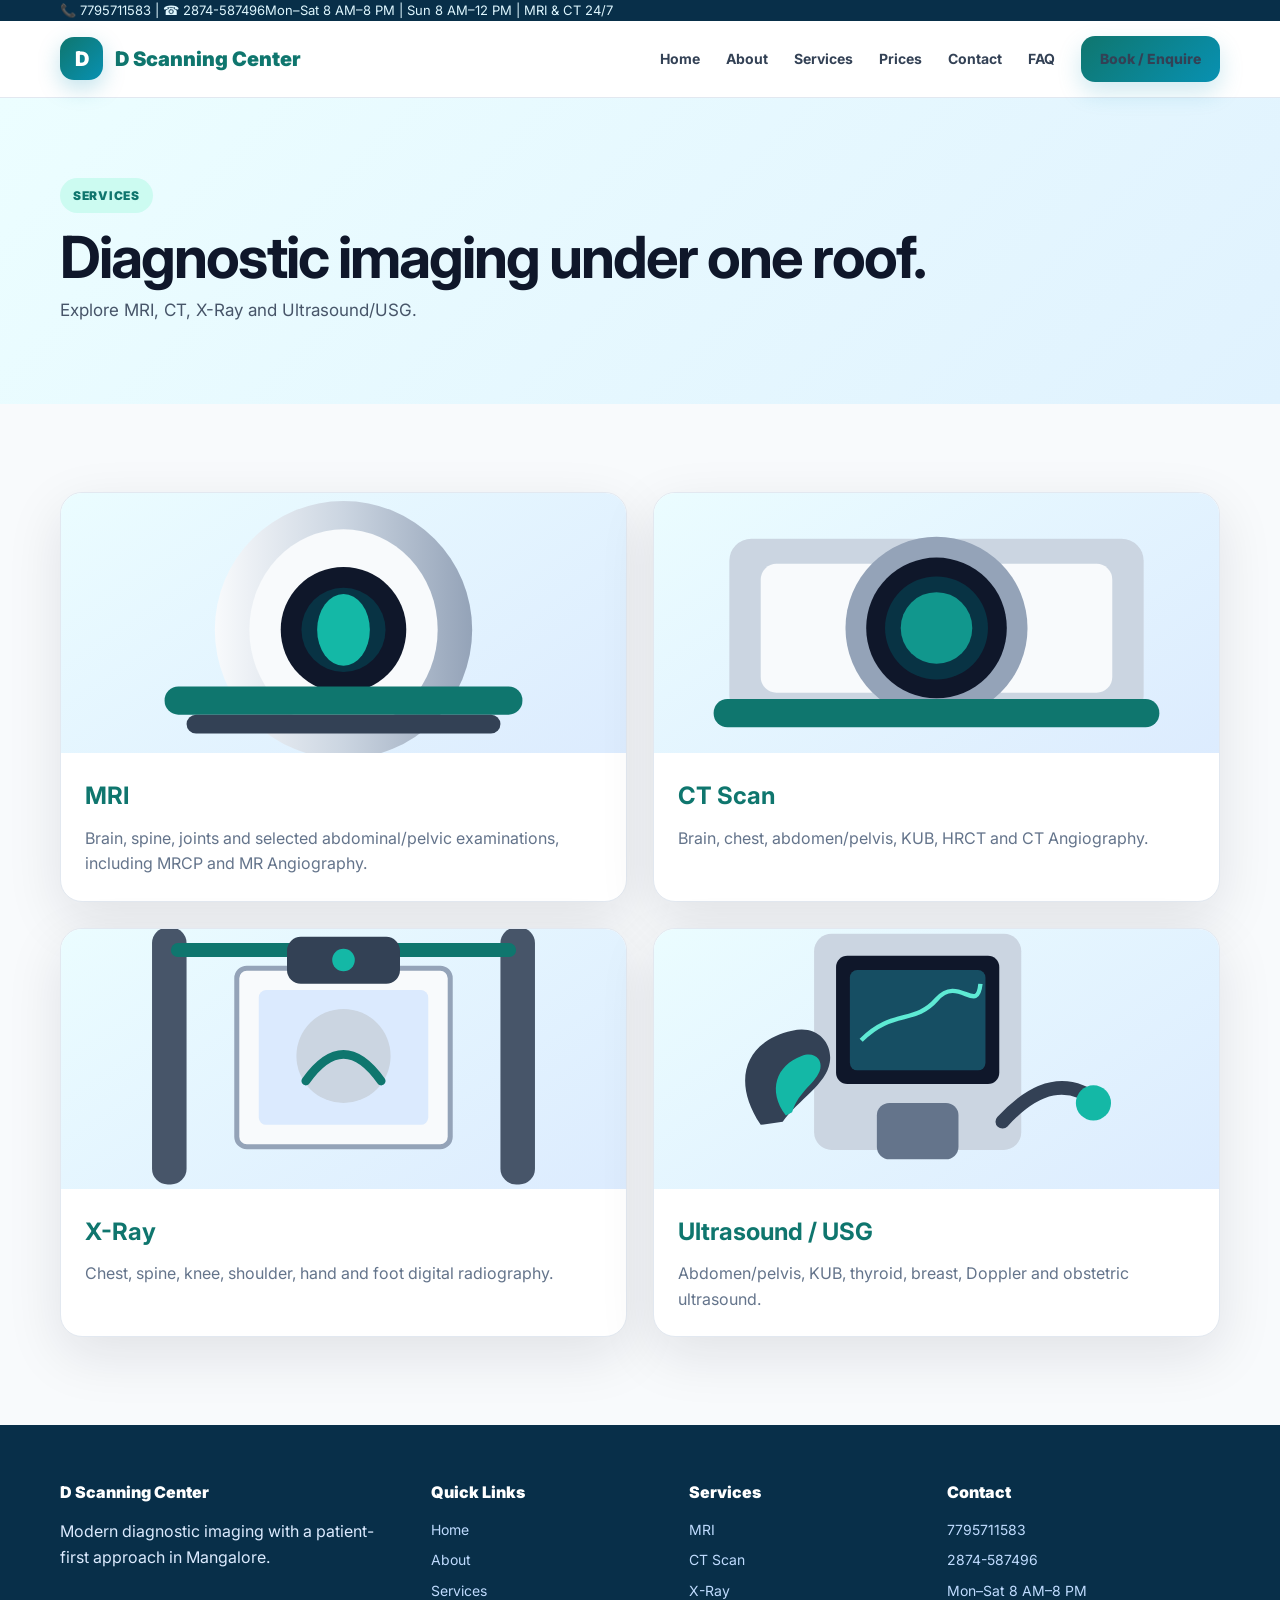
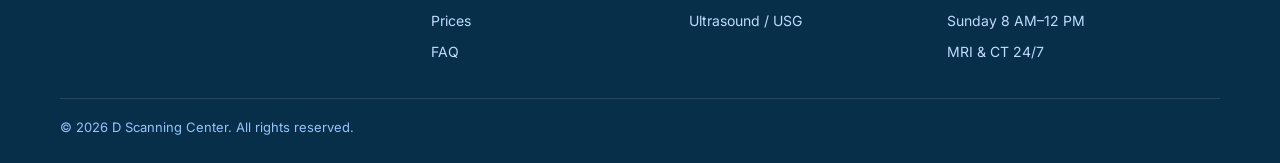
<file: D-Scanning-Center/services.html>
<!doctype html><html lang="en"><head><meta charset="utf-8"><meta name="viewport" content="width=device-width,initial-scale=1"><title>Services | D Scanning Center</title><meta name="description" content="D Scanning Center, Mangalore — MRI, CT, X-Ray and Ultrasound/USG diagnostic imaging."><link rel="preconnect" href="https://fonts.googleapis.com"><link rel="preconnect" href="https://fonts.gstatic.com" crossorigin><link href="https://fonts.googleapis.com/css2?family=Inter:wght@400;500;600;700;800;900&display=swap" rel="stylesheet"><link rel="stylesheet" href="css/style.css"></head><body><div class="topbar"><div class="container"><span>📞 7795711583 | ☎ 2874-587496</span><span>Mon–Sat 8 AM–8 PM | Sun 8 AM–12 PM | MRI & CT 24/7</span></div></div><header><div class="container nav"><a class="logo" href="index.html"><span class="logo-mark">D</span>D Scanning Center</a><nav class="navlinks"><a href="index.html">Home</a><a href="about.html">About</a><a href="services.html">Services</a><a href="prices.html">Prices</a><a href="contact.html">Contact</a><a href="faq.html">FAQ</a><a class="btn btn-primary" href="contact.html">Book / Enquire</a></nav><button class="menu-btn">☰</button></div></header><main><section class="page-hero"><div class="container"><span class="eyebrow">SERVICES</span><h1>Diagnostic imaging under one roof.</h1><p>Explore MRI, CT, X-Ray and Ultrasound/USG.</p></div></section><section class="section"><div class="container grid-2"><div id="mri" class="card service-card"><img src="images/mri.svg" alt="MRI scanner"><div class="service-body"><h2>MRI</h2><p>Brain, spine, joints and selected abdominal/pelvic examinations, including MRCP and MR Angiography.</p></div></div><div id="ct" class="card service-card"><img src="images/ct.svg" alt="CT scanner"><div class="service-body"><h2>CT Scan</h2><p>Brain, chest, abdomen/pelvis, KUB, HRCT and CT Angiography.</p></div></div><div id="xray" class="card service-card"><img src="images/xray.svg" alt="Digital X-Ray"><div class="service-body"><h2>X-Ray</h2><p>Chest, spine, knee, shoulder, hand and foot digital radiography.</p></div></div><div id="usg" class="card service-card"><img src="images/ultrasound.svg" alt="Ultrasound"><div class="service-body"><h2>Ultrasound / USG</h2><p>Abdomen/pelvis, KUB, thyroid, breast, Doppler and obstetric ultrasound.</p></div></div></div></section></main><footer><div class="container"><div class="footer-grid"><div><div class="footer-title">D Scanning Center</div><p>Modern diagnostic imaging with a patient-first approach in Mangalore.</p></div><div><div class="footer-title">Quick Links</div><div class="footer-links"><a href="index.html">Home</a><a href="about.html">About</a><a href="services.html">Services</a><a href="prices.html">Prices</a><a href="faq.html">FAQ</a></div></div><div><div class="footer-title">Services</div><div class="footer-links"><a href="services.html#mri">MRI</a><a href="services.html#ct">CT Scan</a><a href="services.html#xray">X-Ray</a><a href="services.html#usg">Ultrasound / USG</a></div></div><div><div class="footer-title">Contact</div><div class="footer-links"><span>7795711583</span><span>2874-587496</span><span>Mon–Sat 8 AM–8 PM</span><span>Sunday 8 AM–12 PM</span><span>MRI & CT 24/7</span></div></div></div><div class="copyright">© 2026 D Scanning Center. All rights reserved.</div></div></footer><button class="backtop">↑</button><script src="js/script.js"></script></body></html>
</file>
<file: D-Scanning-Center/css/style.css>
:root {
    --primary: #0f766e;
    --primary-light: #14b8a6;
    --blue: #0891b2;

    --dark: #0f172a;
    --dark-blue: #082f49;

    --text: #334155;
    --muted: #64748b;

    --white: #ffffff;
    --background: #f8fafc;
    --soft: #ecfeff;

    --border: #e2e8f0;

    --shadow:
        0 18px 55px rgba(15, 23, 42, 0.10);

    --radius: 22px;
}


/* RESET */

* {
    margin: 0;
    padding: 0;
    box-sizing: border-box;
}


html {
    scroll-behavior: smooth;
}


body {
    font-family:
        Inter,
        system-ui,
        -apple-system,
        BlinkMacSystemFont,
        "Segoe UI",
        sans-serif;

    background: var(--background);
    color: var(--dark);

    line-height: 1.6;
}


img {
    max-width: 100%;
    display: block;
}


a {
    text-decoration: none;
    color: inherit;
}


button {
    font-family: inherit;
}


/* CONTAINER */

.container {
    width: min(1160px, 92%);
    margin: auto;
}


/* TOP BAR */

.topbar {
    background: var(--dark-blue);
    color: #dff7ff;

    font-size: 13px;
}


.topbar-inner {
    min-height: 40px;

    display: flex;
    align-items: center;
    justify-content: space-between;

    gap: 20px;
}


/* HEADER */

header {
    position: sticky;
    top: 0;
    z-index: 100;

    background: rgba(255, 255, 255, 0.94);

    backdrop-filter: blur(16px);

    border-bottom:
        1px solid var(--border);
}


.nav {
    height: 76px;

    display: flex;
    align-items: center;
    justify-content: space-between;
}


.logo {
    display: flex;
    align-items: center;
    gap: 12px;

    font-weight: 900;
    font-size: 20px;

    color: var(--primary);
}


.logo-mark {
    width: 43px;
    height: 43px;

    border-radius: 14px;

    display: grid;
    place-items: center;

    color: white;

    background:
        linear-gradient(
            135deg,
            var(--primary),
            var(--blue)
        );

    box-shadow:
        0 8px 22px
        rgba(8, 145, 178, 0.25);
}


/* NAVIGATION */

.navlinks {
    display: flex;
    align-items: center;
    gap: 26px;

    font-size: 14px;
    font-weight: 700;
}


.navlinks a {
    color: var(--text);

    transition: 0.2s ease;
}


.navlinks a:hover {
    color: var(--primary);
}


.menu-btn {
    display: none;

    border: 0;

    background: #ecfeff;

    color: var(--primary);

    border-radius: 12px;

    padding: 10px 13px;

    font-size: 22px;

    cursor: pointer;
}


/* BUTTONS */

.btn {
    display: inline-flex;

    align-items: center;
    justify-content: center;

    gap: 8px;

    border-radius: 14px;

    padding: 12px 19px;

    font-weight: 800;

    border: 0;

    cursor: pointer;

    transition:
        transform 0.25s ease,
        box-shadow 0.25s ease,
        background 0.25s ease;
}


.btn-primary {
    color: white;

    background:
        linear-gradient(
            135deg,
            var(--primary),
            var(--blue)
        );

    box-shadow:
        0 10px 25px
        rgba(8, 145, 178, 0.20);
}


.btn-primary:hover {
    transform: translateY(-2px);

    box-shadow:
        0 14px 30px
        rgba(8, 145, 178, 0.30);
}


.btn-outline {
    background: white;

    color: var(--primary);

    border:
        1px solid #99f6e4;
}


.btn-outline:hover {
    background: #f0fdfa;
}


.card-button {
    margin-top: 18px;
}


/* HERO */

.hero {
    position: relative;

    min-height: 680px;

    overflow: hidden;

    background:
        linear-gradient(
            135deg,
            #ecfeff 0%,
            #f8fafc 48%,
            #e0f2fe 100%
        );
}


.hero::before {
    content: "";

    position: absolute;

    inset: 0;

    background:
        radial-gradient(
            circle at 10% 20%,
            rgba(20, 184, 166, 0.15),
            transparent 25%
        ),

        radial-gradient(
            circle at 90% 80%,
            rgba(14, 165, 233, 0.13),
            transparent 25%
        );
}


.hero-grid {
    position: relative;

    z-index: 2;

    min-height: 680px;

    display: grid;

    grid-template-columns:
        1.05fr
        0.95fr;

    align-items: center;

    gap: 40px;
}


.hero-content {
    position: relative;
    z-index: 5;
}


.eyebrow {
    display: inline-flex;

    padding: 8px 13px;

    border-radius: 999px;

    background: #ccfbf1;

    color: var(--primary);

    font-size: 12px;

    font-weight: 900;

    letter-spacing: 0.7px;
}


h1 {
    font-size:
        clamp(
            42px,
            5vw,
            72px
        );

    line-height: 1.02;

    letter-spacing: -2px;

    margin: 18px 0;
}


.gradient-text {
    background:
        linear-gradient(
            90deg,
            var(--primary),
            #0284c7
        );

    -webkit-background-clip: text;
    background-clip: text;

    color: transparent;
}


.hero p {
    max-width: 650px;

    font-size: 18px;

    color: #475569;
}


.hero-actions {
    display: flex;

    gap: 12px;

    flex-wrap: wrap;

    margin-top: 28px;
}


.hero-note {
    display: flex;

    flex-wrap: wrap;

    gap: 20px;

    margin-top: 28px;

    color: #475569;

    font-size: 14px;

    font-weight: 700;
}


/* MACHINE AREA */

.hero-visual {
    position: relative;

    min-height: 530px;
}


.machine {
    position: absolute;

    width: 360px;
    height: 240px;

    object-fit: cover;

    border-radius: 26px;

    border:
        7px solid
        rgba(255, 255, 255, 0.82);

    box-shadow:
        0 18px 55px
        rgba(15, 23, 42, 0.15);

    animation:
        floatingMachine
        7s
        ease-in-out
        infinite;
}


.mri {
    left: 0;
    top: 20px;

    animation-delay: 0s;
}


.ct {
    right: 0;
    top: 80px;

    animation-delay: 1.5s;
}


.xray {
    left: 40px;
    bottom: 15px;

    animation-delay: 3s;
}


.usg {
    right: 25px;
    bottom: 0;

    animation-delay: 4.5s;
}


@keyframes floatingMachine {

    0%,
    100% {
        transform:
            translateY(0)
            rotate(0deg);
    }

    50% {
        transform:
            translateY(-14px)
            rotate(1deg);
    }
}


/* SECTIONS */

.section {
    padding: 88px 0;
}


.section.alt {
    background: #ecfeff;
}


.section-head {
    max-width: 720px;

    text-align: center;

    margin:
        0 auto 42px;
}


.section-head h2 {
    font-size:
        clamp(
            30px,
            4vw,
            48px
        );

    line-height: 1.1;

    margin: 12px 0;
}


.section-head p {
    color: var(--muted);
}


/* GRIDS */

.grid-4 {
    display: grid;

    grid-template-columns:
        repeat(4, 1fr);

    gap: 18px;
}


.grid-3 {
    display: grid;

    grid-template-columns:
        repeat(3, 1fr);

    gap: 22px;
}


.grid-2 {
    display: grid;

    grid-template-columns:
        repeat(2, 1fr);

    gap: 26px;
}


/* CARDS */

.card {
    background: white;

    border:
        1px solid
        var(--border);

    border-radius: var(--radius);

    padding: 25px;

    box-shadow: var(--shadow);

    transition:
        transform 0.25s ease,
        box-shadow 0.25s ease;
}


.card:hover {
    transform: translateY(-5px);

    box-shadow:
        0 24px 65px
        rgba(15, 23, 42, 0.13);
}


.card h3 {
    font-size: 20px;

    margin-bottom: 7px;
}


.card p {
    color: var(--muted);
}


.icon {
    width: 54px;
    height: 54px;

    border-radius: 16px;

    background: #ccfbf1;

    color: var(--primary);

    display: grid;
    place-items: center;

    font-size: 25px;

    margin-bottom: 16px;
}


/* STATS */

.stats {
    display: grid;

    grid-template-columns:
        repeat(4, 1fr);

    gap: 15px;

    margin-top: 35px;
}


.stat {
    padding: 20px;

    border-radius: 18px;

    background: white;

    border:
        1px solid
        var(--border);

    text-align: center;
}


.stat strong {
    display: block;

    font-size: 30px;

    color: var(--primary);
}


.stat span {
    font-size: 13px;

    color: var(--muted);
}


/* CTA */

.cta-box {
    display: flex;

    align-items: center;

    justify-content: space-between;

    gap: 30px;

    padding: 40px;

    border-radius: 28px;

    background:
        linear-gradient(
            135deg,
            #ccfbf1,
            #e0f2fe
        );

    border:
        1px solid
        #bae6fd;
}


.cta-box h2 {
    font-size: 34px;

    margin: 10px 0;
}


.cta-box p {
    color: var(--muted);
}


/* PAGE HERO */

.page-hero {
    padding: 80px 0;

    background:
        linear-gradient(
            135deg,
            #ecfeff,
            #e0f2fe
        );
}


.page-hero h1 {
    font-size:
        clamp(
            38px,
            5vw,
            58px
        );

    margin: 15px 0 10px;
}


.page-hero p {
    max-width: 700px;

    color: #475569;

    font-size: 17px;
}


/* SERVICE IMAGES */

.service-card {
    padding: 0;

    overflow: hidden;
}


.service-card img {
    width: 100%;

    height: 260px;

    object-fit: cover;
}


.service-body {
    padding: 24px;
}


.service-body h2 {
    margin-bottom: 10px;

    color: var(--primary);
}


/* PRICES */

.price-controls {
    display: flex;

    justify-content: center;

    flex-wrap: wrap;

    gap: 10px;

    margin-bottom: 30px;
}


.filter {
    border:
        1px solid
        #cbd5e1;

    background: white;

    color: #334155;

    padding: 10px 17px;

    border-radius: 999px;

    font-weight: 800;

    cursor: pointer;
}


.filter.active {
    background: var(--primary);

    color: white;

    border-color: var(--primary);
}


.price-group {
    margin: 35px 0;
}


.price-group h2 {
    font-size: 28px;

    margin-bottom: 14px;

    color: var(--primary);
}


.price-table {
    overflow: hidden;

    background: white;

    border:
        1px solid
        var(--border);

    border-radius: 18px;

    box-shadow: var(--shadow);
}


.price-row {
    display: grid;

    grid-template-columns:
        1fr auto;

    gap: 20px;

    padding: 15px 19px;

    border-bottom:
        1px solid
        var(--border);
}


.price-row:last-child {
    border-bottom: 0;
}


.price {
    font-weight: 900;

    color: var(--primary);
}


.note {
    margin-top: 25px;

    padding: 18px 20px;

    border-radius: 16px;

    background: #fffbeb;

    border:
        1px solid
        #fde68a;

    color: #78350f;
}


/* CONTACT */

.contact-list {
    display: grid;

    gap: 14px;
}


.contact-item {
    display: flex;

    align-items: center;

    gap: 15px;

    padding: 17px;

    background: white;

    border:
        1px solid
        var(--border);

    border-radius: 16px;
}


.contact-item .icon {
    flex-shrink: 0;
}


.contact-item b {
    display: block;
}


.contact-item span {
    color: var(--muted);
}


.map {
    min-height: 360px;

    border-radius: 24px;

    background:
        linear-gradient(
            135deg,
            #dff7ff,
            #ccfbf1
        );

    display: grid;

    place-items: center;

    text-align: center;

    border:
        1px solid
        #bae6fd;
}


/* FAQ */

.faq {
    max-width: 850px;

    margin: auto;
}


.faq-item {
    background: white;

    border:
        1px solid
        var(--border);

    border-radius: 16px;

    margin-bottom: 12px;

    overflow: hidden;
}


.faq-q {
    width: 100%;

    display: flex;

    justify-content: space-between;

    align-items: center;

    text-align: left;

    background: white;

    border: 0;

    padding: 19px;

    font: inherit;

    font-weight: 800;

    cursor: pointer;
}


.plus {
    font-size: 24px;

    transition:
        transform 0.25s ease;
}


.faq-a {
    display: none;

    padding:
        0 19px 19px;

    color: var(--muted);
}


.faq-item.open .faq-a {
    display: block;
}


.faq-item.open .plus {
    transform: rotate(45deg);
}


/* FOOTER */

footer {
    background: var(--dark-blue);

    color: #dbeafe;

    padding:
        55px 0 25px;
}


.footer-grid {
    display: grid;

    grid-template-columns:
        1.5fr 1fr 1fr 1.2fr;

    gap: 30px;
}


.footer-title {
    color: white;

    font-weight: 900;

    margin-bottom: 13px;
}


.footer-links {
    display: grid;

    gap: 8px;

    color: #bfdbfe;

    font-size: 14px;
}


.footer-links a:hover {
    color: #5eead4;
}


.copyright {
    border-top:
        1px solid
        rgba(255, 255, 255, 0.12);

    margin-top: 35px;

    padding-top: 18px;

    color: #93c5fd;

    font-size: 13px;
}


/* SCROLL ANIMATION */

.reveal {
    opacity: 0;

    transform:
        translateY(18px);

    transition:
        opacity 0.7s ease,
        transform 0.7s ease;
}


.reveal.show {
    opacity: 1;

    transform:
        translateY(0);
}


/* BACK TO TOP */

.backtop {
    position: fixed;

    right: 20px;

    bottom: 20px;

    width: 46px;
    height: 46px;

    border: 0;

    border-radius: 50%;

    background: var(--primary);

    color: white;

    font-size: 18px;

    display: none;

    place-items: center;

    z-index: 200;

    cursor: pointer;
}


/* TABLET */

@media (max-width: 980px) {

    .navlinks {
        display: none;

        position: absolute;

        top: 76px;

        left: 0;
        right: 0;

        background: white;

        padding: 20px;

        border-bottom:
            1px solid
            var(--border);

        box-shadow:
            0 15px 30px
            rgba(15, 23, 42, 0.08);

        flex-direction: column;

        align-items: stretch;
    }


    .navlinks.mobile-open {
        display: flex;
    }


    .menu-btn {
        display: block;
    }


    .hero-grid {
        grid-template-columns: 1fr;

        padding: 70px 0;
    }


    .hero-visual {
        min-height: 500px;
    }


    .grid-4 {
        grid-template-columns:
            repeat(2, 1fr);
    }


    .footer-grid {
        grid-template-columns:
            repeat(2, 1fr);
    }

}


/* MOBILE */

@media (max-width: 680px) {

    .topbar-inner {
        flex-direction: column;

        justify-content: center;

        gap: 3px;

        padding: 7px 0;
    }


    .nav {
        height: 68px;
    }


    .navlinks {
        top: 68px;
    }


    .logo {
        font-size: 17px;
    }


    .logo-mark {
        width: 39px;
        height: 39px;
    }


    .hero {
        min-height: auto;
    }


    .hero-grid {
        min-height: auto;

        padding:
            65px 0 30px;
    }


    h1 {
        letter-spacing: -1.5px;
    }


    .hero p {
        font-size: 16px;
    }


    .hero-visual {
        min-height: 440px;

        margin-top: 10px;
    }


    .machine {
        width: 220px;
        height: 150px;

        border-width: 5px;
    }


    .mri {
        left: 0;
        top: 5px;
    }


    .ct {
        right: 0;
        top: 70px;
    }


    .xray {
        left: 0;
        bottom: 50px;
    }


    .usg {
        right: 0;
        bottom: 0;
    }


    .section {
        padding: 65px 0;
    }


    .grid-4,
    .grid-3,
    .grid-2,
    .stats {
        grid-template-columns: 1fr;
    }


    .footer-grid {
        grid-template-columns: 1fr;
    }


    .page-hero {
        padding: 60px 0;
    }


    .price-row {
        grid-template-columns: 1fr;

        gap: 5px;
    }


    .cta-box {
        flex-direction: column;

        align-items: flex-start;

        padding: 28px;
    }


    .cta-box h2 {
        font-size: 28px;
    }

}


/* REDUCED MOTION */

@media (prefers-reduced-motion: reduce) {

    html {
        scroll-behavior: auto;
    }


    .machine,
    .reveal {
        animation: none;

        transition: none;
    }

}
</file>
